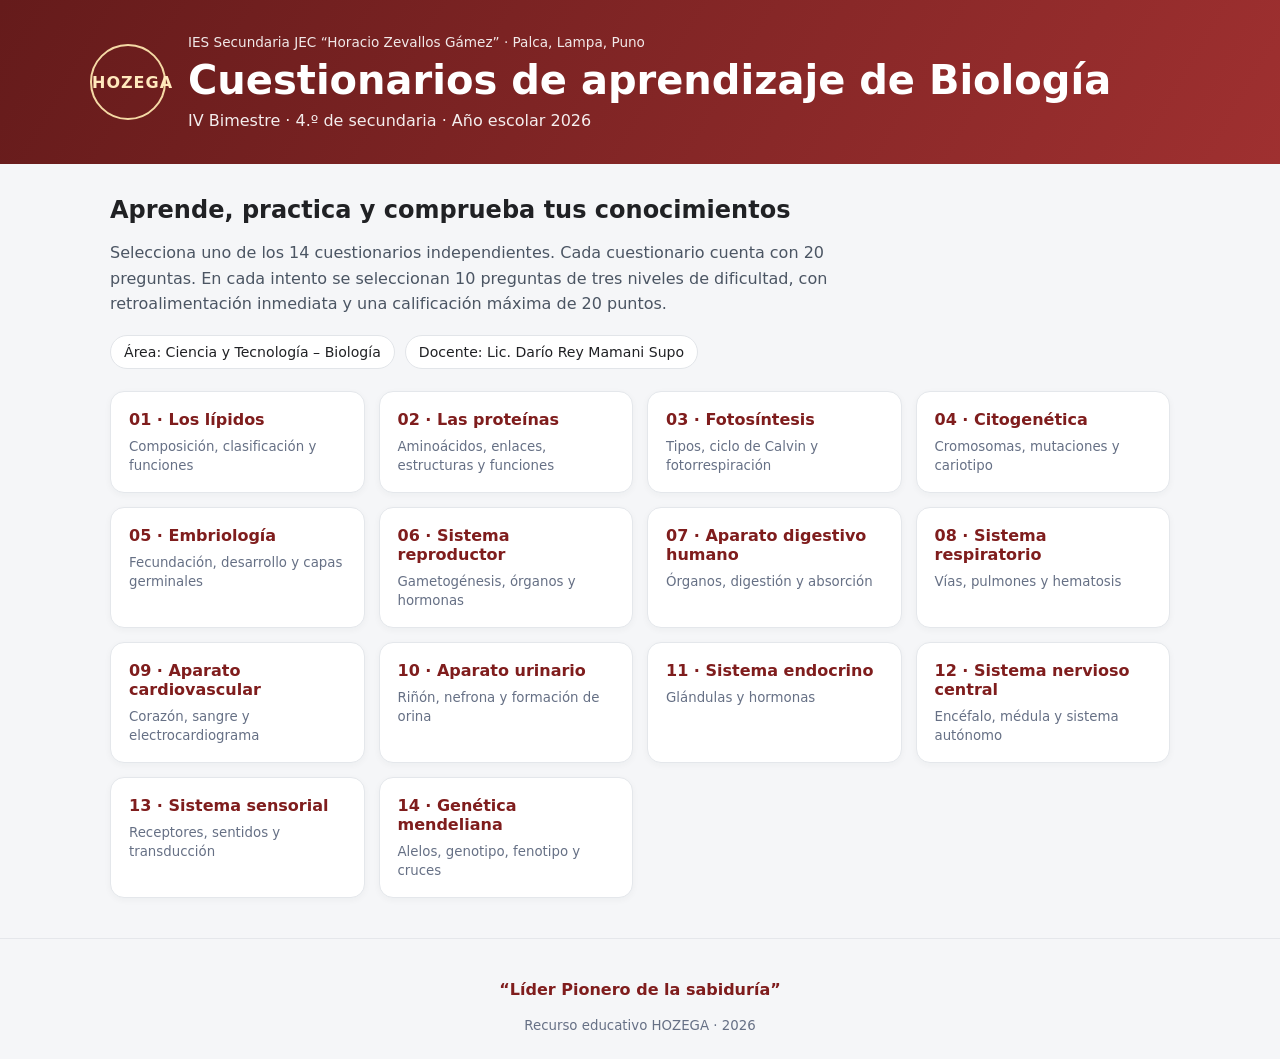
<file: index.html>
<!doctype html>
<html lang="es"><head><meta charset="utf-8"><meta name="viewport" content="width=device-width,initial-scale=1"><meta name="theme-color" content="#7f1d1d"><title>Cuestionarios de Biología | HOZEGA 2026</title><link rel="stylesheet" href="styles.css"></head>
<body><header class="hero"><div class="seal">HOZEGA</div><div><p class="eyebrow">IES Secundaria JEC “Horacio Zevallos Gámez” · Palca, Lampa, Puno</p><h1>Cuestionarios de aprendizaje de Biología</h1><p>IV Bimestre · 4.º de secundaria · Año escolar 2026</p></div></header>
<main id="app"><section class="intro"><h2>Aprende, practica y comprueba tus conocimientos</h2><p>Selecciona uno de los 14 cuestionarios independientes. Cada cuestionario cuenta con 20 preguntas. En cada intento se seleccionan 10 preguntas de tres niveles de dificultad, con retroalimentación inmediata y una calificación máxima de 20 puntos.</p><div class="metadata"><span>Área: Ciencia y Tecnología – Biología</span><span>Docente: Lic. Darío Rey Mamani Supo</span></div></section><section id="quiz-list" class="topic-grid" aria-label="Lista de cuestionarios"></section><footer><p>“Líder Pionero de la sabiduría”</p><small>Recurso educativo HOZEGA · 2026</small></footer></main><script src="app.js"></script></body></html>
</file>
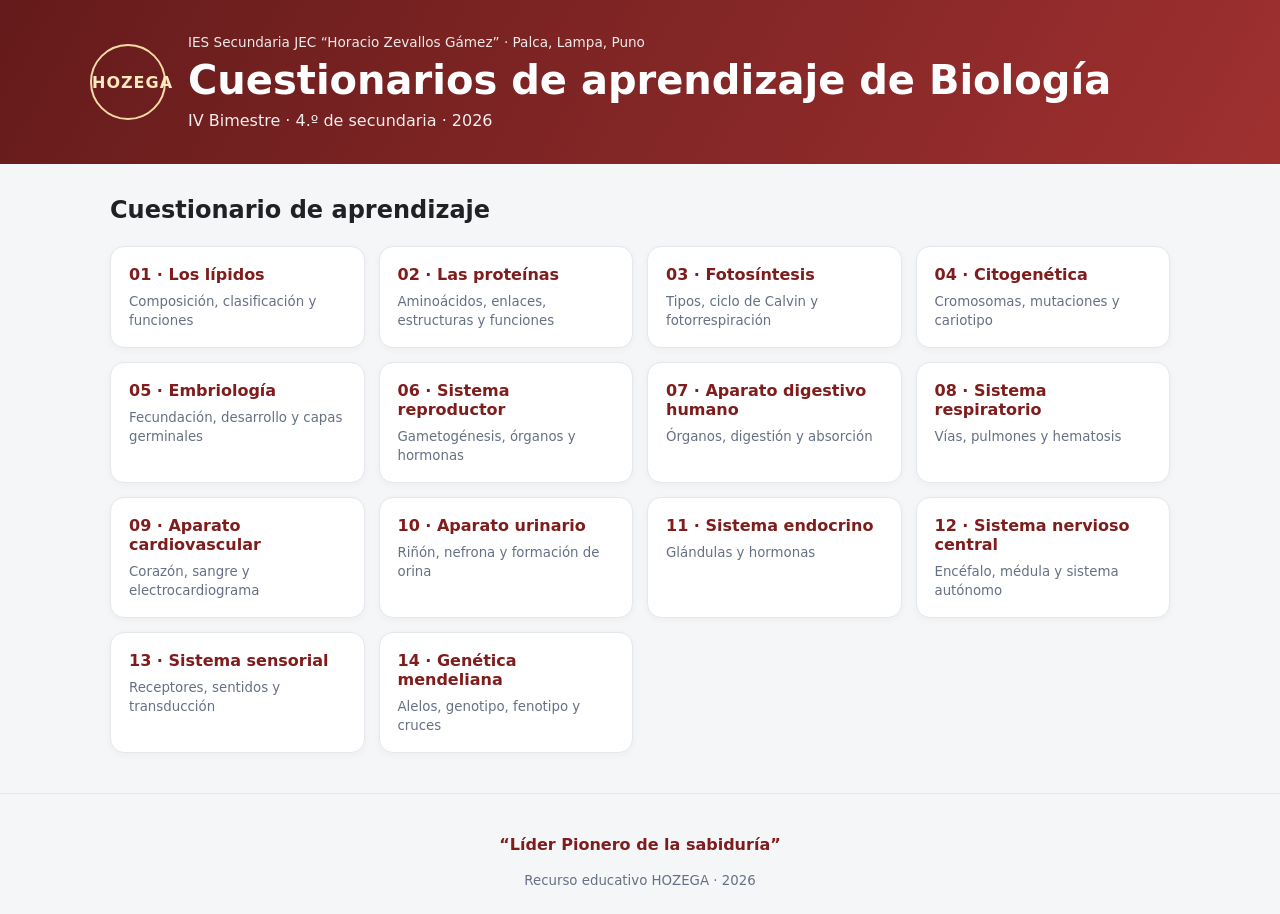
<file: cardiovascular/index.html>
<!doctype html><html lang="es"><head><meta charset="utf-8"><meta name="viewport" content="width=device-width,initial-scale=1"><meta name="theme-color" content="#7f1d1d"><title>Cuestionario de Biología | HOZEGA</title><link rel="stylesheet" href="../styles.css"></head><body><header class="hero"><div class="seal">HOZEGA</div><div><p class="eyebrow">IES Secundaria JEC “Horacio Zevallos Gámez” · Palca, Lampa, Puno</p><h1>Cuestionarios de aprendizaje de Biología</h1><p>IV Bimestre · 4.º de secundaria · 2026</p></div></header><main id="app"><section class="intro"><h2>Cuestionario de aprendizaje</h2></section><section id="quiz-list" class="topic-grid"></section><footer><p>“Líder Pionero de la sabiduría”</p><small>Recurso educativo HOZEGA · 2026</small></footer></main><script src="../app.js"></script></body></html>
</file>
<file: styles.css>
:root{font-family:system-ui,-apple-system,Segoe UI,Roboto,sans-serif;color:#202124;background:#f5f6f8;font-synthesis:none}*{box-sizing:border-box}body{margin:0}.hero{display:flex;gap:22px;align-items:center;padding:34px max(22px,calc((100% - 1100px)/2));background:linear-gradient(120deg,#651b1b,#9f3030);color:#fff}.seal{width:76px;height:76px;flex:none;border:2px solid #f5d9a5;border-radius:50%;display:grid;place-items:center;font-weight:900;letter-spacing:1px;color:#ffe9bd}.eyebrow{font-size:.85rem;opacity:.9;margin:0 0 8px}.hero h1{font-size:clamp(1.6rem,4vw,2.5rem);line-height:1.1;margin:0 0 9px}.hero p:last-child{margin:0;opacity:.92}.intro{max-width:1100px;margin:32px auto 22px;padding:0 20px}.intro h2{margin-bottom:8px}.intro p{color:#4b5563;max-width:800px;line-height:1.6}.metadata{display:flex;gap:10px;flex-wrap:wrap;margin-top:18px}.metadata span{background:#fff;border:1px solid #e2e5e9;border-radius:30px;padding:8px 13px;font-size:.88rem}.topic-grid{max-width:1100px;margin:0 auto;padding:0 20px 40px;display:grid;grid-template-columns:repeat(auto-fit,minmax(245px,1fr));gap:14px}.topic{background:#fff;border:1px solid #e4e7eb;border-radius:14px;padding:18px;text-decoration:none;color:inherit;box-shadow:0 2px 7px #1f29370a;transition:.15s}.topic:hover{transform:translateY(-2px);border-color:#b65b5b;box-shadow:0 7px 18px #1f293710}.topic b{display:block;color:#7f1d1d;margin-bottom:7px}.topic small{color:#667085}.quiz-wrap{max-width:820px;margin:30px auto;padding:0 18px 40px}.panel{background:white;border:1px solid #e2e5e9;border-radius:16px;padding:clamp(18px,4vw,30px);box-shadow:0 4px 20px #1118270b}.back{color:#8b2424;text-decoration:none;font-weight:650}.student{display:grid;grid-template-columns:2fr 1fr 1fr;gap:10px;margin:18px 0}.student label{font-size:.85rem;color:#475467}.student input{display:block;width:100%;padding:11px;border:1px solid #cfd4dc;border-radius:8px;margin-top:5px;font:inherit}.progress{height:8px;background:#eceff2;border-radius:8px;overflow:hidden;margin:18px 0}.progress span{display:block;height:100%;background:#9f3030;width:0}.muted{color:#667085;font-size:.92rem}.question{font-size:1.22rem;line-height:1.45;margin:20px 0}.answers{display:grid;gap:10px}.answer{display:flex;gap:10px;align-items:flex-start;padding:13px;border:1px solid #d9dee5;border-radius:10px;cursor:pointer}.answer:has(input:checked){border-color:#9f3030;background:#fff7f7}.answer input{margin-top:4px;accent-color:#8b2424}.btn{border:0;border-radius:9px;background:#8b2424;color:white;font:inherit;font-weight:650;padding:12px 18px;cursor:pointer;margin-top:18px}.btn:disabled{opacity:.45;cursor:not-allowed}.feedback{margin-top:18px;padding:15px;border-radius:10px;background:#f4f6f8;line-height:1.55}.good{border-left:4px solid #16834b}.bad{border-left:4px solid #b54708}.result{text-align:center}.score{font-size:2.6rem;font-weight:800;color:#7f1d1d}footer{text-align:center;color:#667085;padding:25px;border-top:1px solid #e5e7eb}footer p{font-weight:700;color:#7f1d1d}@media(max-width:620px){.hero{align-items:flex-start;padding:24px 18px}.seal{width:58px;height:58px;font-size:.85rem}.student{grid-template-columns:1fr}.topic-grid{grid-template-columns:1fr}}@media print{.btn,.back{display:none}.hero{background:#fff;color:#111;border-bottom:2px solid #8b2424}.panel{box-shadow:none}}
</file>
